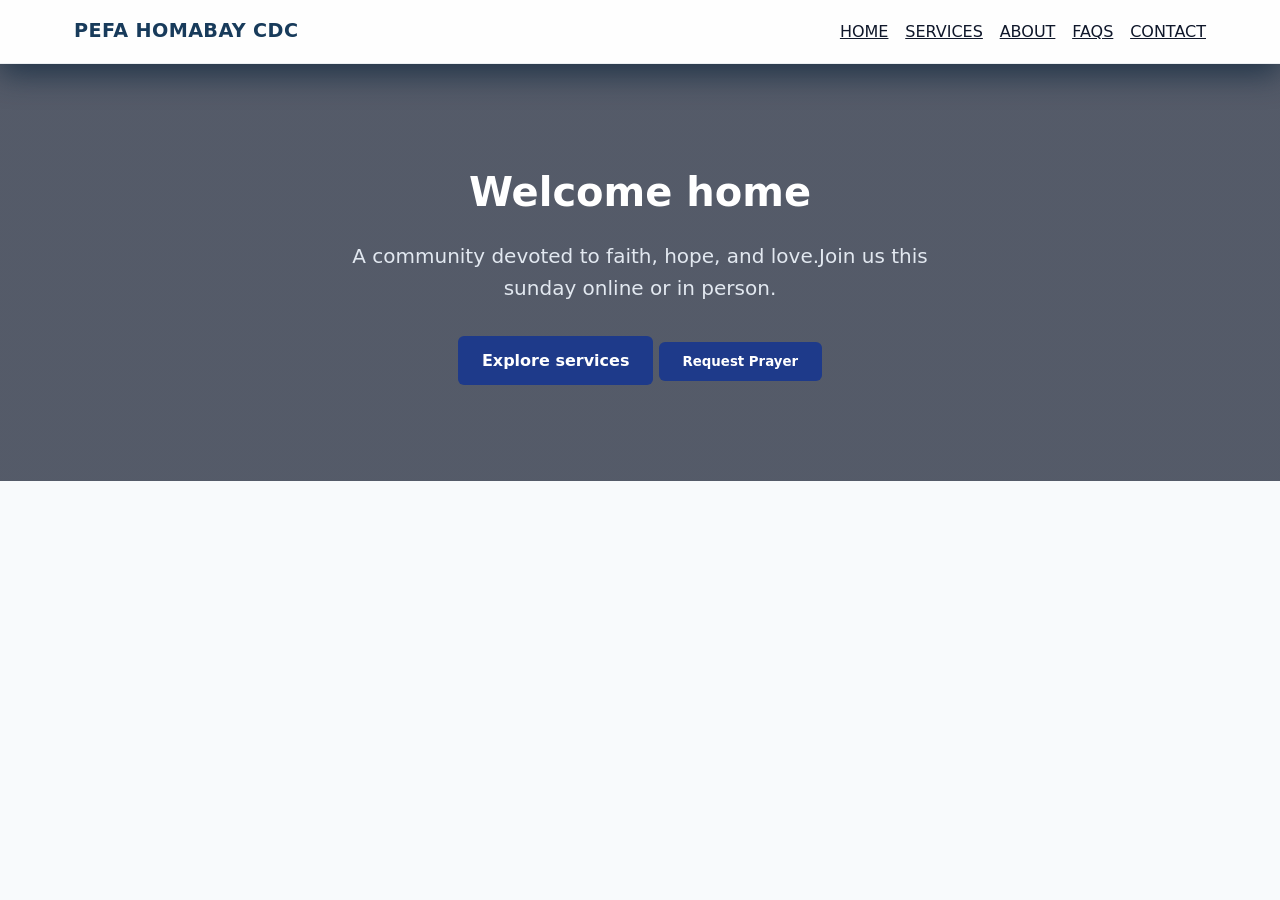
<file: index.html>
<!DOCTYPE html>
<html lang="en">
<head>
    <meta charset="UTF-8">
    <meta name="viewport" content="width=device-width, initial-scale=1.0">
    <title>KE260-pefa homabay</title>
    <link rel="stylesheet" a href="index.css">
</head>
<body id="home">
    <header>
    <div class="nav-container">
    <a href="index.html"class="logo">PEFA HOMABAY CDC</a>
    <ul class="nav-links">
        <li><a href="index.html">HOME</a></li>
        <li><a href="services.html">SERVICES</a></li>
        <li><a href="about.html">ABOUT</a></li>
        <li><a href="FAQs">FAQS</a></li>
        <li><a href="contact.html">CONTACT</a></li>
    </ul>
    </div> 
    </header> 
    <section class="hero">
<h1>Welcome home</h1>
<p>A community devoted to faith, hope, and love.Join us this sunday online or in person.</p>
<div class="heroaction">
<a href="service.html"class="btn">Explore services</a>
<button class="btn btn-accent"onclick="openModal()">Request Prayer</button>
</div>
    </section>
</body>
</html>
</file>
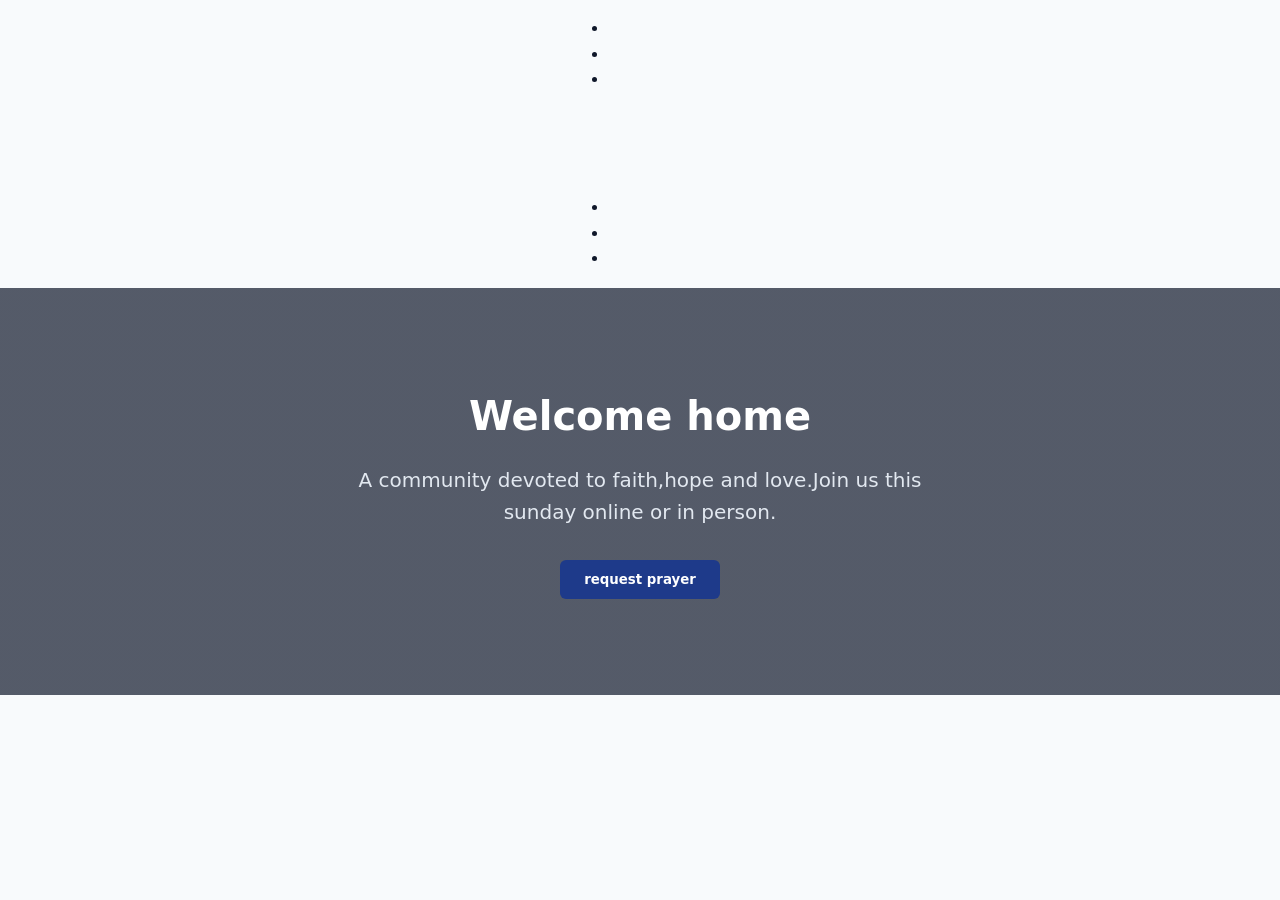
<file: home.html>
<!DOCTYPE html>
<html lang="en">
<head>
    <meta charset="UTF-8">
    <meta name="viewport" content="width=device-width, initial-scale=1.0">
    <title>Home</title>
    <link rel="stylesheet" href="index.css">
</head>
<body>
   <div class="nav-bar">
    <ul>
    <li><div class="logo"></div></li>
    <li><div class="home"></div></li>
    <li><div class="services"></div></li>
    <li><div class="about"></div></li>
    <li><div class="cotacts"></div></li>
    <li><div class="FAQs"></div></li>
    </ul>
   </div>
   <!--Hero section-->
   <section class="hero">
    <h1>Welcome home</h1>
    <p>A community devoted to faith,hope and love.Join us this sunday online or in person.</p>
    <button class="btn"onclick="openModal()">request prayer</button>
   </section>
</body>
</html>
</file>
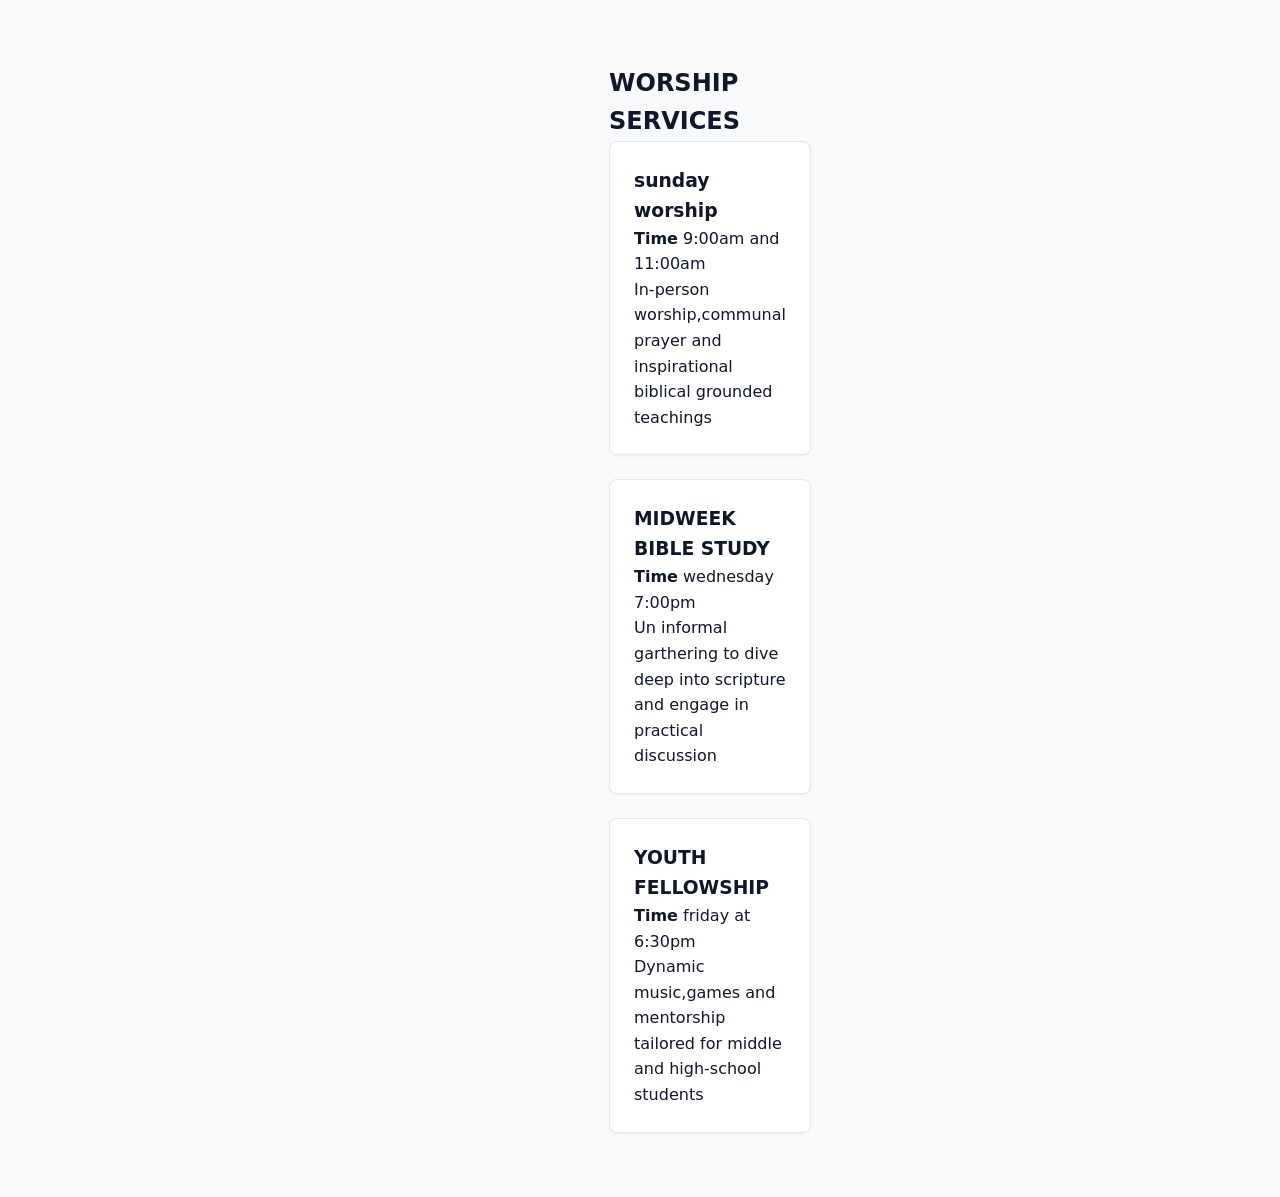
<file: services.html>
<!DOCTYPE html>
<html lang="en">
<head>
    <meta charset="UTF-8">
    <meta name="viewport" content="width=device-width, initial-scale=1.0">
    <title>services</title>
    <link rel="stylesheet" href="index.css">
</head>
<body>
  <section class="services">
    <h2 class="section-tittle">WORSHIP SERVICES</h2>
    <div class="grid">
        <div class="card">
            <h3>sunday worship</h3>
            <p><strong>Time</strong> 9:00am and 11:00am</p>
            <p>In-person worship,communal prayer and inspirational biblical grounded teachings</p>
        </div>
        <div class="card">
            <h3>MIDWEEK BIBLE STUDY</h3>
            <p><strong>Time</strong> wednesday 7:00pm</p>
            <p>Un informal garthering to dive deep into scripture and engage in practical discussion</p>
        </div>
        <div class="card">
            <h3>YOUTH FELLOWSHIP</h3>
            <p><strong>Time</strong> friday at 6:30pm</p>
            <p>Dynamic music,games and mentorship tailored for middle and high-school students</p>
        </div>
    </div>
  </section>  
</body>
</html>
</file>
<file: index.css>
:root{
--primary:#183b5b;
--primary-dark:#102d46;
--primary-soft:#edf4fb;
--accent:#c89245;
--accent-dark:#9d6b1d;
--bg:#f5f1ea;
--bg-light:#fbf9f5;
--surface:#ffffff;
--surface-alt:#eef5f8;
--text-dark:#1b2430;
--text-muted:#53657a;
--shadow:0 18px 45px rgba(16,45,70,0.12);
--shadow-soft:0 10px 24px rgba(16,45,70,0.08);
}
*{
box-sizing:border-box;
margin: 0;
padding: 0;
font-family: system-ui, -apple-system, BlinkMacSystemFont, 'Segoe UI', Roboto, Oxygen, Ubuntu, Cantarell, 'Open Sans', 'Helvetica Neue', sans-serif;
}
html{
scroll-behavior: smooth;
}
body{
background-color: #f8fafc;
color: #0f172a;
line-height: 1.6;
}
body.modal-open{
overflow:hidden;
}
a{
color:inherit;
}
header{
position:sticky;
top:0;
z-index:100;
background:rgba(255,255,255,0.84);
backdrop-filter:blurr(10px);
box-shadow:0 10px 30px rgba(20,42,64,0.8);
border-bottom:1px solid rgba(24,59,91,0.08);
}
.nav-container{
max-width:1180px;
margin:0 auto;
display:flex;
justify-content:space-between;
align-items:center;
padding:1rem 1.5rem;
gap:1rem;
}
.nav-links{
display:flex;
align-items:center;
justify-content:center;
flex-wrap:wrap;
list-style:none;
gap:1.05rem;
}
.logo{
display:inline-flex;
align-items:center;
gap:0.7rem;
font-size:1.2rem;
font-weight:800;
color:var(--primary);
text-decoration:none;
letter-spacing:0.02em;
}
.logo span{
display:inline-flex;
align-items:center;
justify-content:center;
width:2.1rem;
height:2.1rem;
border-radius:50%;
background:linear-gradient(135deg,var(--primary)0%,var(--accent)100%);
color:var(surface);
font-size:1rem;
box-shadow:0 8px 20px rgba(24,59,91,0.18);
}
.nav-bar{
max-width: 110px;
margin: 0 auto;
display: flex;
justify-content: space-between;
align-items: center;
padding: 1rem 1.5rem;
}
/*hero section*/
.hero{
background: linear-gradient(rgba(15,23,42,0.7),rgba(15,23,42,0.7));
color: #ffffff;
text-align: center;
padding: 6rem 1.5rem;
}
.hero h1{
font-size: 2.5rem;
margin-bottom: 1rem;
}
.hero p{
font-size: 1.25rem;
max-width: 600px;
margin: 0 auto 2rem;
color: #e2e8f0;
}
.btn{
display: inline-block;
background-color: #1e3a8a;
color: #ffffff;
padding: 0.75rem 1.5rem;
border-radius: 0.375rem;
text-decoration: none;
font-weight: 600;
border: none;
cursor: pointer;
transition: background-color 0.2s;
}
/*services section*/
.services{
max-width: 110px;
margin: 0 auto;
padding: 4rem 1.5rem;
}
.grid{
display: grid;
grid-template-columns: repeat(auto-fit,min-max(280px,1fr));
gap: 1.5rem;
}
.card{
background: #ffffff;
border-radius: 0.5rem;
padding: 1.5rem;
box-shadow: 0 1px 3px rgba(0,0,0,0.05);
border: 1px solid #e2e8f0;
}
</file>
